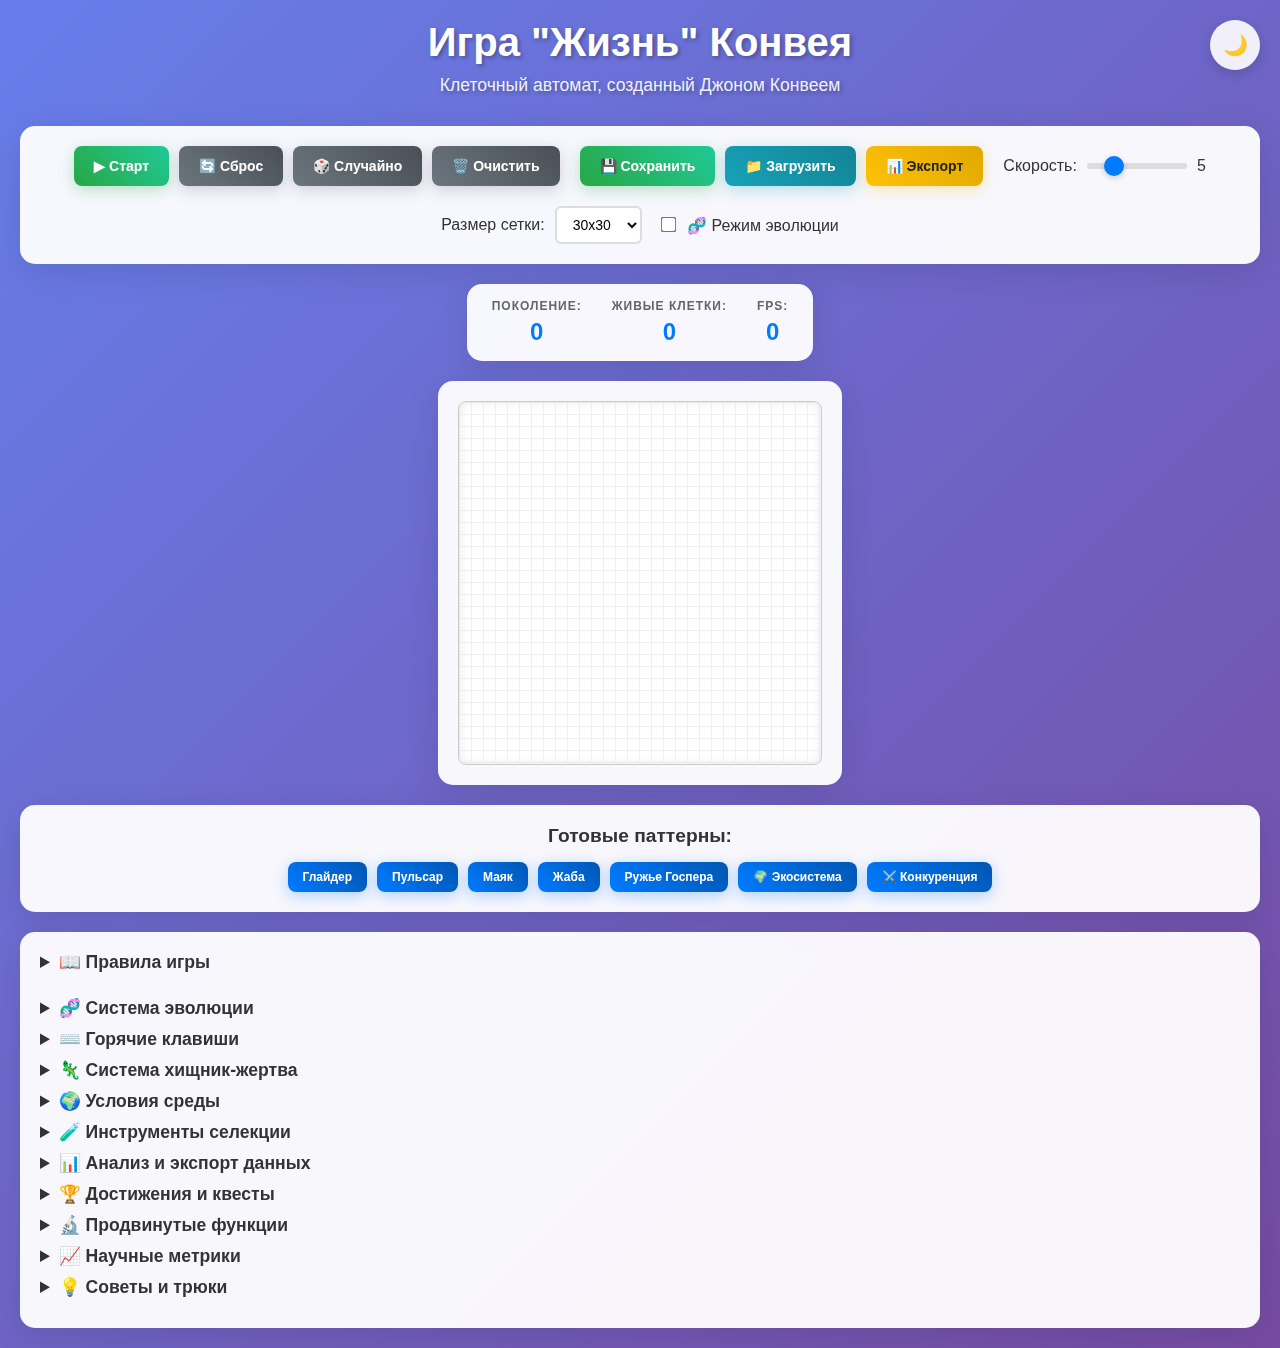
<file: index.html>
<!DOCTYPE html>
<html lang="ru">
<head>
    <meta charset="UTF-8">
    <meta name="viewport" content="width=device-width, initial-scale=1.0">
    <title>Игра "Жизнь" Конвея</title>
    <link rel="stylesheet" href="styles.css">
</head>
<body>
    <div class="container">
        <header>
            <h1>Игра "Жизнь" Конвея</h1>
            <p>Клеточный автомат, созданный Джоном Конвеем</p>
        </header>

        <div class="controls">
            <div class="control-group">
                <button id="playPauseBtn" class="btn btn-primary">▶ Старт</button>
                <button id="resetBtn" class="btn btn-secondary">🔄 Сброс</button>
                <button id="randomBtn" class="btn btn-secondary">🎲 Случайно</button>
                <button id="clearBtn" class="btn btn-secondary">🗑️ Очистить</button>
            </div>

            <div class="control-group">
                <button id="saveBtn" class="btn btn-save">💾 Сохранить</button>
                <button id="loadBtn" class="btn btn-load">📁 Загрузить</button>
                <button id="exportBtn" class="btn btn-export">📊 Экспорт</button>
                <input type="file" id="fileInput" accept=".json" style="display: none;">
            </div>
            
            <div class="control-group">
                <label for="speedSlider">Скорость:</label>
                <input type="range" id="speedSlider" min="1" max="20" value="5" class="slider">
                <span id="speedValue">5</span>
            </div>
            
            <div class="control-group">
                <label for="gridSize">Размер сетки:</label>
                <select id="gridSize" class="select">
                    <option value="20">20x20</option>
                    <option value="30" selected>30x30</option>
                    <option value="40">40x40</option>
                    <option value="50">50x50</option>
                </select>
            </div>

            <div class="control-group">
                <label>
                    <input type="checkbox" id="evolutionMode" class="checkbox">
                    🧬 Режим эволюции
                </label>
            </div>
            
            <div class="control-group evolution-controls" id="evolutionControls" style="display: none;">
                <label for="mutationRate">Мутация (%):</label>
                <input type="range" id="mutationRate" min="0" max="20" value="2" class="slider">
                <span id="mutationValue">2</span>
            </div>

            <div class="control-group evolution-controls" id="environmentControls" style="display: none;">
                <label for="temperature">Температура:</label>
                <input type="range" id="temperature" min="-50" max="50" value="0" class="slider">
                <span id="temperatureValue">0°C</span>
                
                <label for="pressure">Давление:</label>
                <input type="range" id="pressure" min="0" max="100" value="50" class="slider">
                <span id="pressureValue">50</span>
            </div>
            
            <!-- Экологические системы -->
            <div class="control-group evolution-controls" id="ecologyControls" style="display: none;">
                <label>
                    <input type="checkbox" id="predatorMode" class="checkbox"> 🦎 Хищники
                </label>
                <label>
                    <input type="checkbox" id="diseaseMode" class="checkbox"> 🦠 Болезни
                </label>
                <label>
                    <input type="checkbox" id="migrationMode" class="checkbox"> 🦅 Миграция
                </label>
                <label>
                    <input type="checkbox" id="symbiosisMode" class="checkbox"> 🌱 Симбиоз
                </label>
                <label>
                    <input type="checkbox" id="soundEffects" class="checkbox"> 🔊 Звуки
                </label>
            </div>
        </div>


        <div class="game-area">
            <div class="stats">
                <div class="stat-item">
                    <span class="stat-label">Поколение:</span>
                    <span id="generation">0</span>
                </div>
                <div class="stat-item">
                    <span class="stat-label">Живые клетки:</span>
                    <span id="aliveCells">0</span>
                </div>
                <div class="stat-item">
                    <span class="stat-label">FPS:</span>
                    <span id="fps">0</span>
                </div>
                <div class="stat-item evolution-stat" id="evolutionStats" style="display: none;">
                    <span class="stat-label">Ср. приспособленность:</span>
                    <span id="avgFitness">0</span>
                </div>
                <div class="stat-item evolution-stat" id="diversityStats" style="display: none;">
                    <span class="stat-label">Разнообразие:</span>
                    <span id="diversity">0</span>
                </div>
                <div class="stat-item predator-stat" id="predatorStats" style="display: none;">
                    <span class="stat-label">Хищники:</span>
                    <span id="predatorCount">0</span>
                </div>
                <div class="stat-item predator-stat" id="preyStats" style="display: none;">
                    <span class="stat-label">Жертвы:</span>
                    <span id="preyCount">0</span>
                </div>
                
                <!-- Новые статистики -->
                <div class="stat-item evolution-stat" id="achievementStats" style="display: none;">
                    <span class="stat-label">🏅 Достижения:</span>
                    <span id="achievementCount">0/10</span>
                </div>
            </div>
            
            
            <div class="main-content">
                <div class="grid-container">
                    <canvas id="gameGrid"></canvas>
                    <div class="genetics-info" id="geneticsInfo" style="display: none;">
                        <div class="cell-info">
                            <h4>Информация о клетке</h4>
                            <div id="selectedCellDNA"></div>
                            <div class="breeding-controls" id="breedingControls" style="display: none;">
                                <button id="cloneBtn" class="btn btn-breed">🧬 Клон</button>
                                <button id="selectForBreedingBtn" class="btn btn-breed">💕 Выбрать для скрещивания</button>
                                <button id="killCellBtn" class="btn btn-kill">💀 Убить</button>
                                <div id="selectedForBreeding"></div>
                            </div>
                        </div>
                    </div>
                    
                </div>

                <div class="graphs-container" id="graphsContainer" style="display: none;">
                    <div class="graph-panel">
                        <h4>Популяционная динамика</h4>
                        <canvas id="populationChart" width="300" height="150"></canvas>
                    </div>
                    <div class="graph-panel">
                        <h4>Эволюция приспособленности</h4>
                        <canvas id="fitnessChart" width="300" height="150"></canvas>
                    </div>
                    <div class="graph-panel">
                        <h4>Генетическое разнообразие</h4>
                        <canvas id="diversityChart" width="300" height="150"></canvas>
                    </div>
                    <div class="graph-panel">
                        <h4>Распределение генов</h4>
                        <canvas id="genesChart" width="300" height="150"></canvas>
                    </div>
                    <div class="graph-panel predator-graph" id="predatorGraph" style="display: none;">
                        <h4>Хищник-жертва динамика</h4>
                        <canvas id="predatorPreyChart" width="300" height="150"></canvas>
                    </div>
                    <div class="graph-panel">
                        <h4>Условия среды</h4>
                        <canvas id="environmentChart" width="300" height="150"></canvas>
                    </div>
                </div>
            </div>
        </div>

        <div class="patterns">
            <h3>Готовые паттерны:</h3>
            <div class="pattern-buttons">
                <button class="btn btn-pattern" data-pattern="glider">Глайдер</button>
                <button class="btn btn-pattern" data-pattern="pulsar">Пульсар</button>
                <button class="btn btn-pattern" data-pattern="beacon">Маяк</button>
                <button class="btn btn-pattern" data-pattern="toad">Жаба</button>
                <button class="btn btn-pattern" data-pattern="gosper">Ружье Госпера</button>
                <button class="btn btn-pattern" data-pattern="ecosystem">🌍 Экосистема</button>
                <button class="btn btn-pattern" data-pattern="competition">⚔️ Конкуренция</button>
            </div>
        </div>

        <div class="save-load-panel" id="saveLoadPanel" style="display: none;">
            <h3>Управление экспериментами</h3>
            <div class="saved-experiments" id="savedExperiments">
                <p>Нет сохраненных экспериментов</p>
            </div>
        </div>


        <div class="info">
            <details>
                <summary>📖 Правила игры</summary>
                <div class="info-content">
                    <p><strong>Классические правила Игры Жизни:</strong></p>
                    <ul>
                        <li>Любая живая клетка с двумя или тремя живыми соседями выживает</li>
                        <li>Любая мёртвая клетка с тремя живыми соседями становится живой</li>
                        <li>Все остальные живые клетки умирают, все остальные мёртвые клетки остаются мёртвыми</li>
                    </ul>
                    
                    <p><strong>Взаимодействие с сеткой:</strong></p>
                    <ul>
                        <li>Кликните по клетке - создать/убить клетку</li>
                        <li>Наведите мышь - посмотреть информацию о клетке</li>
                        <li>В режиме эволюции клетки окрашиваются по генам</li>
                    </ul>
                </div>
            </details>
            
            <details class="evolution-info">
                <summary>🧬 Система эволюции</summary>
                <div class="evolution-description">
                    <p><strong>ДНК клеток (4 гена):</strong></p>
                    <ul>
                        <li>🟢 <strong>Выживаемость</strong> (0-100%) - способность выживать в неблагоприятных условиях</li>
                        <li>🔵 <strong>Репродукция</strong> (0-100%) - склонность к размножению</li>
                        <li>🟡 <strong>Адаптация</strong> (0-100%) - способность адаптироваться к окружению</li>
                        <li>🔴 <strong>Устойчивость</strong> (0-100%) - сопротивляемость мутациям</li>
                    </ul>
                    
                    <p><strong>Эволюционные механизмы:</strong></p>
                    <ul>
                        <li><strong>Наследование</strong> - потомки получают смешанные гены родителей</li>
                        <li><strong>Мутации</strong> - случайные изменения в ДНК (регулируется слайдером)</li>
                        <li><strong>Селекция</strong> - клетки с лучшей приспособленностью выживают чаще</li>
                        <li><strong>Энергия</strong> - клетки тратят энергию на жизнь, низкая энергия = смерть</li>
                        <li><strong>Возраст</strong> - старые клетки выживают хуже</li>
                    </ul>
                    
                    <p><strong>Цветовое кодирование:</strong></p>
                    <ul>
                        <li>🐛 <strong>Травоядные:</strong> RGB(Выживаемость, Репродукция, Адаптация)</li>
                        <li>🦎 <strong>Хищники:</strong> Красные оттенки по приспособленности</li>
                        <li>Красная полоска справа = низкая энергия</li>
                    </ul>
                </div>
            </details>

            <details class="hotkeys-info">
                <summary>⌨️ Горячие клавиши</summary>
                <div class="hotkeys-content">
                    <div class="hotkeys-grid">
                        <div class="hotkey-group">
                            <h4>Основное управление:</h4>
                            <div class="hotkey-item">
                                <kbd>Space</kbd>
                                <span>Старт/Пауза симуляции</span>
                            </div>
                            <div class="hotkey-item">
                                <kbd>R</kbd>
                                <span>Случайное заполнение</span>
                            </div>
                            <div class="hotkey-item">
                                <kbd>C</kbd>
                                <span>Очистить сетку</span>
                            </div>
                            <div class="hotkey-item">
                                <kbd>E</kbd>
                                <span>Вкл/Выкл режим эволюции</span>
                            </div>
                        </div>
                        
                        <div class="hotkey-group">
                            <h4>Функции:</h4>
                            <div class="hotkey-item">
                                <kbd>Ctrl + S</kbd>
                                <span>Сохранить эксперимент</span>
                            </div>
                            <div class="hotkey-item">
                                <kbd>T</kbd>
                                <span>Переключить тему</span>
                            </div>
                        </div>
                    </div>
                </div>
            </details>

            <details class="predator-info">
                <summary>🦎 Система хищник-жертва</summary>
                <div class="predator-description">
                    <p><strong>Два вида организмов:</strong></p>
                    <ul>
                        <li>🐛 <strong>Травоядные (жертвы):</strong>
                            <ul>
                                <li>Следуют классическим правилам выживания</li>
                                <li>Окрашены по генам RGB</li>
                                <li>Размножаются легче при хороших условиях</li>
                            </ul>
                        </li>
                        <li>🦎 <strong>Хищники:</strong>
                            <ul>
                                <li>Красные с черной рамкой</li>
                                <li>Менее зависимы от количества соседей</li>
                                <li>Охотятся на травоядных для получения энергии</li>
                                <li>Размножаются реже</li>
                            </ul>
                        </li>
                    </ul>
                    
                    <p><strong>Взаимодействия:</strong></p>
                    <ul>
                        <li>Хищники рядом с травоядными получают +30 энергии</li>
                        <li>Размножение хищников снижено на 40%</li>
                        <li>Создается динамика популяций по типу модели Лотки-Вольтерра</li>
                    </ul>
                </div>
            </details>

            <details class="environment-info">
                <summary>🌍 Условия среды</summary>
                <div class="environment-description">
                    <p><strong>Факторы среды:</strong></p>
                    <ul>
                        <li>🌡️ <strong>Температура</strong> (-50°C до +50°C):
                            <ul>
                                <li>Экстремальные значения повышают смертность</li>
                                <li>Увеличивают частоту мутаций</li>
                                <li>Визуальный эффект: красный оттенок (жара), синий (холод)</li>
                            </ul>
                        </li>
                        <li>💨 <strong>Давление</strong> (0-100):
                            <ul>
                                <li>Отклонение от нормы (50) создает стресс</li>
                                <li>Влияет на выживаемость через ген адаптации</li>
                            </ul>
                        </li>
                    </ul>
                    
                    <p><strong>Адаптация:</strong></p>
                    <ul>
                        <li>Клетки с высокой адаптацией лучше переносят изменения</li>
                        <li>Мутации помогают популяции приспособиться к новым условиям</li>
                        <li>График "Условия среды" показывает изменения во времени</li>
                    </ul>
                </div>
            </details>

            <details class="breeding-info">
                <summary>🧪 Инструменты селекции</summary>
                <div class="breeding-description">
                    <p><strong>Ручное управление эволюцией:</strong></p>
                    <ul>
                        <li>🧬 <strong>Клонирование:</strong> Создать точную копию клетки рядом</li>
                        <li>💕 <strong>Скрещивание:</strong> Выбрать 2 клетки для создания потомства</li>
                        <li>💀 <strong>Элиминация:</strong> Принудительно убить выбранную клетку</li>
                    </ul>
                    
                    <p><strong>Как использовать:</strong></p>
                    <ol>
                        <li>Включите режим эволюции</li>
                        <li>Кликните на живую клетку</li>
                        <li>Справа появится панель с ДНК информацией</li>
                        <li>Используйте кнопки для манипуляций</li>
                        <li>Для скрещивания выберите двух родителей подряд</li>
                    </ol>
                    
                    <p><strong>Применение:</strong></p>
                    <ul>
                        <li>Создание супер-организмов</li>
                        <li>Изучение наследования генов</li>
                        <li>Искусственный отбор</li>
                    </ul>
                </div>
            </details>

            <details class="data-info">
                <summary>📊 Анализ и экспорт данных</summary>
                <div class="data-description">
                    <p><strong>Типы графиков:</strong></p>
                    <ul>
                        <li>📈 <strong>Популяционная динамика</strong> - изменение численности</li>
                        <li>⭐ <strong>Эволюция приспособленности</strong> - средняя и максимальная</li>
                        <li>🌈 <strong>Генетическое разнообразие</strong> - разброс генов</li>
                        <li>🧬 <strong>Распределение генов</strong> - средние значения 4 генов</li>
                        <li>🦎 <strong>Хищник-жертва</strong> - динамика двух видов</li>
                        <li>🌍 <strong>Условия среды</strong> - температура и давление</li>
                    </ul>
                    
                    <p><strong>Экспорт данных:</strong></p>
                    <ul>
                        <li><strong>JSON</strong> - полное состояние для восстановления</li>
                        <li><strong>CSV</strong> - табличные данные для Excel/Python</li>
                        <li><strong>PNG</strong> - изображения графиков</li>
                    </ul>
                    
                    <p><strong>Сохранение экспериментов:</strong></p>
                    <ul>
                        <li>Автоматическое сохранение в браузере</li>
                        <li>Галерея экспериментов с превью</li>
                        <li>Быстрое переключение между проектами</li>
                    </ul>
                </div>
            </details>


            <details class="achievements-info">
                <summary>🏆 Достижения и квесты</summary>
                <div class="achievements-description">
                    <p><strong>Система достижений:</strong></p>
                    <ul>
                        <li>🎆 <strong>Первое рождение:</strong> Создана первая клетка</li>
                        <li>🌱 <strong>Процветание:</strong> Популяция достигла 100 клеток</li>
                        <li>🧬 <strong>Эволюционист:</strong> Достигнуто 10-е поколение</li>
                        <li>☠️ <strong>Выживший:</strong> Пережил массовое вымирание</li>
                        <li>✨ <strong>Совершенство:</strong> Создана клетка со 100% приспособленностью</li>
                        <li>🤝 <strong>Мастер симбиоза:</strong> Создал симбиотические отношения</li>
                        <li>🛡️ <strong>Иммунитет:</strong> Выжил после болезни</li>
                        <li>🔫 <strong>Охотник:</strong> Хищник съел 10 жертв</li>
                    </ul>
                    
                    <p><strong>Система квестов:</strong></p>
                    <ul>
                        <li>📊 <strong>Демографический взрыв:</strong> Достичь 200 клеток</li>
                        <li>💫 <strong>Совершенный ген:</strong> Приспособленность 95%</li>
                        <li>🐈 <strong>Повелитель хищников:</strong> 50 убийств</li>
                        <li>🏃 <strong>Эволюционный марафон:</strong> 100 поколений</li>
                        <li>🌈 <strong>Чемпион разнообразия:</strong> Разнообразие 80%</li>
                    </ul>
                    
                    <p><strong>Рейтинговая система:</strong></p>
                    <ul>
                        <li>Очки за достижения и квесты</li>
                        <li>Бонус за поколения и приспособленность</li>
                        <li>Соревнование с другими исследователями</li>
                    </ul>
                </div>
            </details>
            
            
            <details class="advanced-features-info">
                <summary>🔬 Продвинутые функции</summary>
                <div class="advanced-description">
                    <p><strong>Генетическая память:</strong></p>
                    <ul>
                        <li>Клетки запоминают успешные стратегии</li>
                        <li>Наследование опыта предков</li>
                        <li>Применение знаний в критические моменты</li>
                    </ul>
                    
                    <p><strong>Катастрофические события:</strong></p>
                    <ul>
                        <li>🌋 <strong>Мутационные катастрофы:</strong> Массовые мутации</li>
                        <li>☠️ <strong>Массовые вымирания:</strong> Выживают только 20%</li>
                        <li>🌡️ <strong>Климатические сдвиги:</strong> Резкое изменение среды</li>
                    </ul>
                    
                    <p><strong>Научные модели:</strong></p>
                    <ul>
                        <li>🦠 <strong>Система болезней:</strong> Эпидемии, иммунитет, выздоровление</li>
                        <li>🦅 <strong>Миграционные паттерны:</strong> Клетки перемещаются по сетке</li>
                        <li>🌱 <strong>Симбиотические отношения:</strong> Взаимовыгодное сосуществование</li>
                    </ul>
                    
                    <p><strong>Экспорт данных:</strong></p>
                    <ul>
                        <li>📊 <strong>CSV:</strong> Статистика для Excel/анализа</li>
                        <li>🧬 <strong>FASTA:</strong> Генетические последовательности</li>
                        <li>🌳 <strong>Phylip:</strong> Филогенетический анализ</li>
                        <li>📝 <strong>JSON:</strong> Полные данные эксперимента</li>
                    </ul>
                </div>
            </details>
            
            <details class="scientific-metrics-info">
                <summary>📈 Научные метрики</summary>
                <div class="scientific-description">
                    <p><strong>Индексы разнообразия:</strong></p>
                    <ul>
                        <li><strong>Индекс Шеннона (H'):</strong> H' = -Σ(pi × log₂(pi))</li>
                        <li><strong>Индекс Симпсона (D):</strong> D = 1 - Σ(pi²)</li>
                        <li><strong>Выравненность (E):</strong> E = H'/log₂(S)</li>
                        <li><strong>Видовое богатство (S):</strong> Количество видов</li>
                    </ul>
                    
                    <p><strong>Популяционная генетика:</strong></p>
                    <ul>
                        <li>Генетический дрейф в малых популяциях</li>
                        <li>Эффект бутылочного горлышка</li>
                        <li>Дивергентная эволюция</li>
                        <li>Адаптивная радиация</li>
                    </ul>
                    
                    <p><strong>Экологические модели:</strong></p>
                    <ul>
                        <li>Модель Лотки-Вольтерры (хищник-жертва)</li>
                        <li>Конкурентное исключение Гаузе</li>
                        <li>Несущая емкость среды</li>
                        <li>Экологическая ниша</li>
                    </ul>
                    
                    <p><strong>Расчет приспособленности:</strong></p>
                    <ul>
                        <li>Абсолютная приспособленность</li>
                        <li>Относительная приспособленность</li>
                        <li>Коэффициент отбора</li>
                        <li>Наследуемость признаков</li>
                    </ul>
                </div>
            </details>
            
            <details class="tips-info">
                <summary>💡 Советы и трюки</summary>
                <div class="tips-description">
                    <p><strong>Для изучения эволюции:</strong></p>
                    <ul>
                        <li>Начните с малой популяции (10-20 клеток)</li>
                        <li>Включите звуки для отслеживания событий</li>
                        <li>Экспериментируйте с мутациями (2-5% для начала)</li>
                        <li>Используйте экстремальные условия среды для ускорения эволюции</li>
                    </ul>
                    
                    <p><strong>Интересные эксперименты:</strong></p>
                    <ul>
                        <li><strong>"Ледниковый период":</strong> Резко понизьте температуру</li>
                        <li><strong>"Вторжение хищников":</strong> Добавьте хищников в стабильную популяцию</li>
                        <li><strong>"Искусственный отбор":</strong> Вручную отбирайте лучших особей</li>
                        <li><strong>"Изоляция популяций":</strong> Создайте две группы и сравните эволюцию</li>
                    </ul>
                    
                    <p><strong>Производительность:</strong></p>
                    <ul>
                        <li>Большие сетки (50x50) требуют больше ресурсов</li>
                        <li>Высокие скорости могут снизить FPS</li>
                        <li>Отключите звуки при длительных симуляциях</li>
                    </ul>
                    
                    <p><strong>Готовые паттерны:</strong></p>
                    <ul>
                        <li><strong>Глайдер/Пульсар:</strong> Классические паттерны Конвея</li>
                        <li><strong>🌍 Экосистема:</strong> Смешанная популяция для эволюции</li>
                        <li><strong>⚔️ Конкуренция:</strong> Две группы + хищники посередине</li>
                    </ul>
                </div>
            </details>
        </div>
    </div>

    <script src="gameOfLife.js"></script>
</body>
</html>
</file>
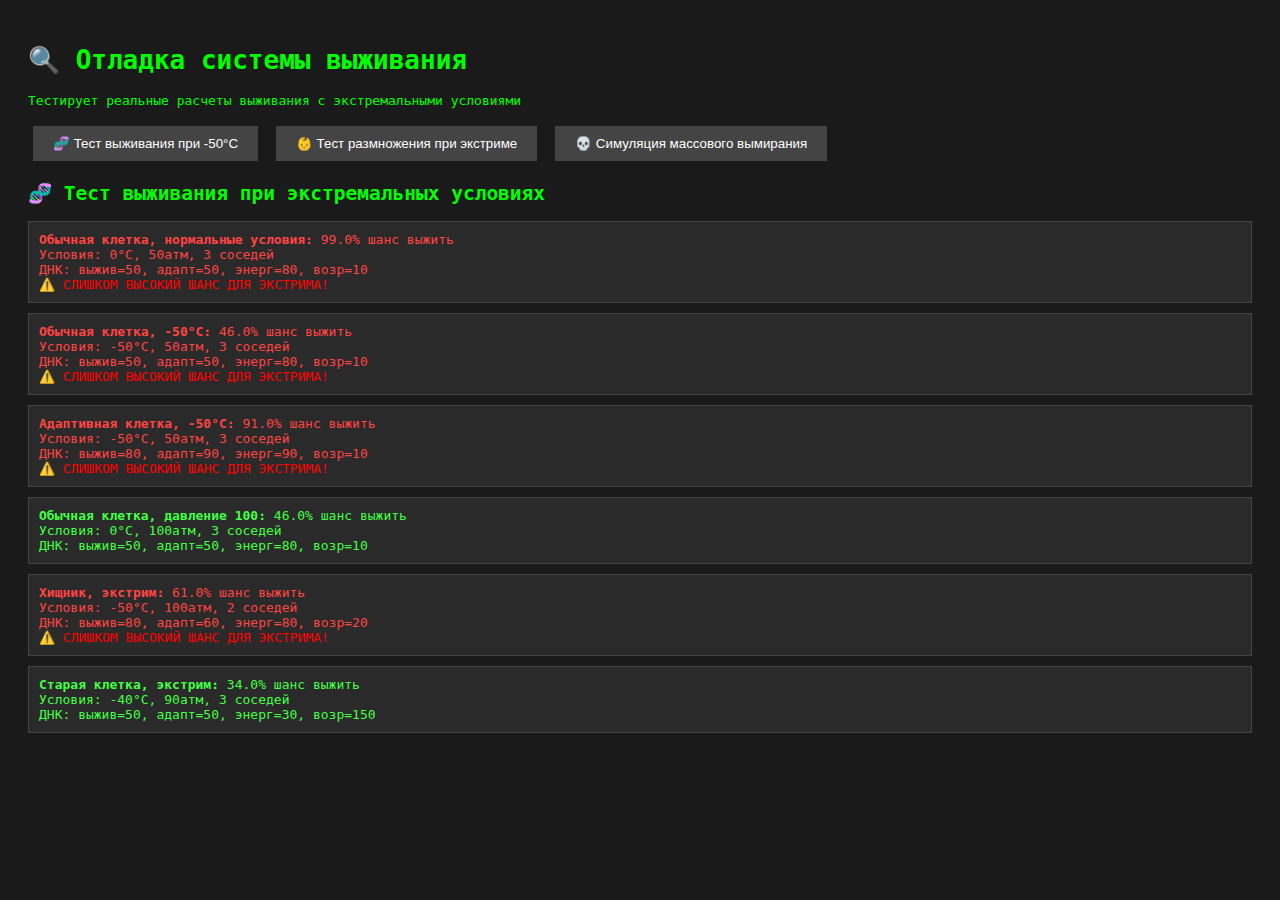
<file: debug_survival.html>
<!DOCTYPE html>
<html lang="ru">
<head>
    <meta charset="UTF-8">
    <meta name="viewport" content="width=device-width, initial-scale=1.0">
    <title>Отладка выживания - Evolution Game of Life</title>
    <style>
        body {
            font-family: monospace;
            background: #1a1a1a;
            color: #00ff00;
            padding: 20px;
        }
        .test-result {
            margin: 10px 0;
            padding: 10px;
            border: 1px solid #444;
            background: #2a2a2a;
        }
        .critical { color: #ff4444; }
        .warning { color: #ffaa00; }
        .ok { color: #44ff44; }
        button {
            background: #444;
            color: #fff;
            border: none;
            padding: 10px 20px;
            margin: 5px;
            cursor: pointer;
        }
        button:hover { background: #666; }
    </style>
</head>
<body>
    <h1>🔍 Отладка системы выживания</h1>
    <p>Тестирует реальные расчеты выживания с экстремальными условиями</p>
    
    <button onclick="testSurvival()">🧬 Тест выживания при -50°C</button>
    <button onclick="testReproduction()">👶 Тест размножения при экстриме</button>
    <button onclick="simulateMassExtinction()">💀 Симуляция массового вымирания</button>
    
    <div id="results"></div>

    <script>
        // Копируем точные функции из игры
        function calculateSurvivalChance(dna, neighborCount, temperature, pressure) {
            let baseChance = 0;
            
            if (dna.species === 'predator') {
                baseChance = neighborCount <= 1 ? 0.7 : neighborCount <= 3 ? 0.9 : 0.6;
            } else {
                if (neighborCount === 2 || neighborCount === 3) {
                    baseChance = 0.8;
                } else if (neighborCount === 1 || neighborCount === 4) {
                    baseChance = 0.3;
                } else {
                    baseChance = 0.05;
                }
            }

            const survivalBonus = dna.survival / 100 * 0.5;
            const adaptationBonus = dna.adaptation / 100 * 0.3;
            const energyPenalty = (100 - dna.energy) / 100 * 0.2;
            const agePenalty = Math.min(dna.age / 100, 0.3);
            
            // НОВАЯ логика с экстремальными условиями
            const tempStress = Math.abs(temperature) / 50;
            const pressureStress = Math.abs(pressure - 50) / 50;
            
            let envPenalty = 0;
            if (tempStress > 0.8 || pressureStress > 0.8) {
                // При экстремальных условиях штраф 70-90%
                envPenalty = 0.7 + (tempStress + pressureStress) * 0.1;
            } else {
                // При умеренных условиях обычный штраф
                envPenalty = tempStress * 0.4 + pressureStress * 0.3;
            }
            
            // Адаптация снижает воздействие среды, но не полностью
            const adaptationResistance = (dna.adaptation / 100) * 0.5;
            const finalEnvPenalty = envPenalty * (1 - adaptationResistance);
            
            return Math.max(0.01, Math.min(0.99, baseChance + survivalBonus + adaptationBonus - energyPenalty - agePenalty - finalEnvPenalty));
        }
        
        function calculateReproductionChance(avgReproduction, avgEnergy, temperature, pressure) {
            let baseChance = 0.7; // 3 соседа
            const reproductionBonus = avgReproduction / 100;
            const energyBonus = avgEnergy / 100 * 0.3;
            
            // НОВАЯ логика размножения
            const tempStress = Math.abs(temperature) / 50;
            const pressureStress = Math.abs(pressure - 50) / 50;
            
            let environmentalFactor;
            if (tempStress > 0.8 || pressureStress > 0.8) {
                environmentalFactor = 0.05; // только 5% шанс размножения при экстреме
            } else {
                environmentalFactor = 1 - (tempStress * 0.6 + pressureStress * 0.5);
            }
            
            return Math.max(0.01, Math.min(0.9, baseChance * reproductionBonus * energyBonus * environmentalFactor));
        }
        
        function testSurvival() {
            const results = document.getElementById('results');
            results.innerHTML = '<h2>🧬 Тест выживания при экстремальных условиях</h2>';
            
            const testCases = [
                { name: 'Обычная клетка, нормальные условия', dna: {species: 'prey', survival: 50, adaptation: 50, energy: 80, age: 10}, neighbors: 3, temp: 0, pressure: 50 },
                { name: 'Обычная клетка, -50°C', dna: {species: 'prey', survival: 50, adaptation: 50, energy: 80, age: 10}, neighbors: 3, temp: -50, pressure: 50 },
                { name: 'Адаптивная клетка, -50°C', dna: {species: 'prey', survival: 80, adaptation: 90, energy: 90, age: 10}, neighbors: 3, temp: -50, pressure: 50 },
                { name: 'Обычная клетка, давление 100', dna: {species: 'prey', survival: 50, adaptation: 50, energy: 80, age: 10}, neighbors: 3, temp: 0, pressure: 100 },
                { name: 'Хищник, экстрим', dna: {species: 'predator', survival: 80, adaptation: 60, energy: 80, age: 20}, neighbors: 2, temp: -50, pressure: 100 },
                { name: 'Старая клетка, экстрим', dna: {species: 'prey', survival: 50, adaptation: 50, energy: 30, age: 150}, neighbors: 3, temp: -40, pressure: 90 }
            ];
            
            testCases.forEach(test => {
                const chance = calculateSurvivalChance(test.dna, test.neighbors, test.temp, test.pressure);
                const percent = (chance * 100).toFixed(1);
                
                let className = 'ok';
                if (chance > 0.5) className = 'warning';
                if (chance > 0.8) className = 'critical';
                if (test.temp === -50 && chance > 0.2) className = 'critical';
                
                results.innerHTML += `
                    <div class="test-result ${className}">
                        <strong>${test.name}:</strong> ${percent}% шанс выжить<br>
                        Условия: ${test.temp}°C, ${test.pressure}атм, ${test.neighbors} соседей<br>
                        ДНК: выжив=${test.dna.survival}, адапт=${test.dna.adaptation}, энерг=${test.dna.energy}, возр=${test.dna.age}
                        ${className === 'critical' ? '<br><span style="color:red;">⚠️ СЛИШКОМ ВЫСОКИЙ ШАНС ДЛЯ ЭКСТРИМА!</span>' : ''}
                    </div>
                `;
            });
        }
        
        function testReproduction() {
            const results = document.getElementById('results');
            results.innerHTML = '<h2>👶 Тест размножения при экстремальных условиях</h2>';
            
            const testCases = [
                { name: 'Нормальные условия', avgReproduction: 60, avgEnergy: 80, temp: 0, pressure: 50 },
                { name: 'Температура -50°C', avgReproduction: 60, avgEnergy: 80, temp: -50, pressure: 50 },
                { name: 'Давление 100', avgReproduction: 60, avgEnergy: 80, temp: 0, pressure: 100 },
                { name: 'Двойной экстрим', avgReproduction: 80, avgEnergy: 90, temp: -50, pressure: 100 },
                { name: 'Умеренный холод', avgReproduction: 70, avgEnergy: 80, temp: -30, pressure: 50 }
            ];
            
            testCases.forEach(test => {
                const chance = calculateReproductionChance(test.avgReproduction, test.avgEnergy, test.temp, test.pressure);
                const percent = (chance * 100).toFixed(1);
                
                let className = 'ok';
                if (chance > 0.3) className = 'warning';
                if (chance > 0.5) className = 'critical';
                if ((test.temp === -50 || test.pressure === 100) && chance > 0.1) className = 'critical';
                
                results.innerHTML += `
                    <div class="test-result ${className}">
                        <strong>${test.name}:</strong> ${percent}% шанс размножения<br>
                        Условия: ${test.temp}°C, ${test.pressure}атм<br>
                        Средние значения: размн=${test.avgReproduction}, энерг=${test.avgEnergy}
                        ${className === 'critical' ? '<br><span style="color:red;">⚠️ РАЗМНОЖЕНИЕ ДОЛЖНО БЫТЬ ЗАБЛОКИРОВАНО!</span>' : ''}
                    </div>
                `;
            });
        }
        
        function simulateMassExtinction() {
            const results = document.getElementById('results');
            results.innerHTML = '<h2>💀 Симуляция массового вымирания (1000 клеток)</h2>';
            
            const population = [];
            for (let i = 0; i < 1000; i++) {
                population.push({
                    species: Math.random() < 0.15 ? 'predator' : 'prey',
                    survival: 30 + Math.random() * 40, // 30-70
                    adaptation: 20 + Math.random() * 60, // 20-80
                    energy: 60 + Math.random() * 40, // 60-100
                    age: Math.random() * 50 // 0-50
                });
            }
            
            const conditions = [
                { name: 'Нормальные условия', temp: 0, pressure: 50 },
                { name: 'Арктический холод (-50°C)', temp: -50, pressure: 50 },
                { name: 'Максимальное давление (100)', temp: 0, pressure: 100 },
                { name: 'Адский экстрим (-50°C, 100атм)', temp: -50, pressure: 100 }
            ];
            
            conditions.forEach(condition => {
                let survivors = 0;
                let canReproduce = 0;
                
                population.forEach(cell => {
                    const survivalChance = calculateSurvivalChance(cell, 3, condition.temp, condition.pressure);
                    const reproductionChance = calculateReproductionChance(cell.survival || 50, cell.energy, condition.temp, condition.pressure);
                    
                    if (Math.random() < survivalChance) {
                        survivors++;
                        if (Math.random() < reproductionChance) {
                            canReproduce++;
                        }
                    }
                });
                
                const survivalRate = (survivors / 1000 * 100).toFixed(1);
                const reproductionRate = (canReproduce / 1000 * 100).toFixed(1);
                
                let className = 'ok';
                if (condition.temp === -50 || condition.pressure === 100) {
                    if (survivors > 200) className = 'critical'; // Больше 20% при экстриме - плохо
                    else if (survivors > 100) className = 'warning'; // Больше 10% - подозрительно
                }
                
                results.innerHTML += `
                    <div class="test-result ${className}">
                        <strong>${condition.name}:</strong><br>
                        Выжило: ${survivors}/1000 (${survivalRate}%)<br>
                        Размножилось: ${canReproduce}/1000 (${reproductionRate}%)<br>
                        ${className === 'critical' ? '<span style="color:red;">⚠️ СЛИШКОМ МНОГО ВЫЖИВШИХ ДЛЯ ЭКСТРИМА!</span>' : ''}
                        ${className === 'ok' && survivors < 50 ? '<span style="color:green;">✅ ЭФФЕКТИВНОЕ ВЫМИРАНИЕ</span>' : ''}
                    </div>
                `;
            });
        }
        
        // Запускаем тест при загрузке
        testSurvival();
    </script>
</body>
</html>
</file>
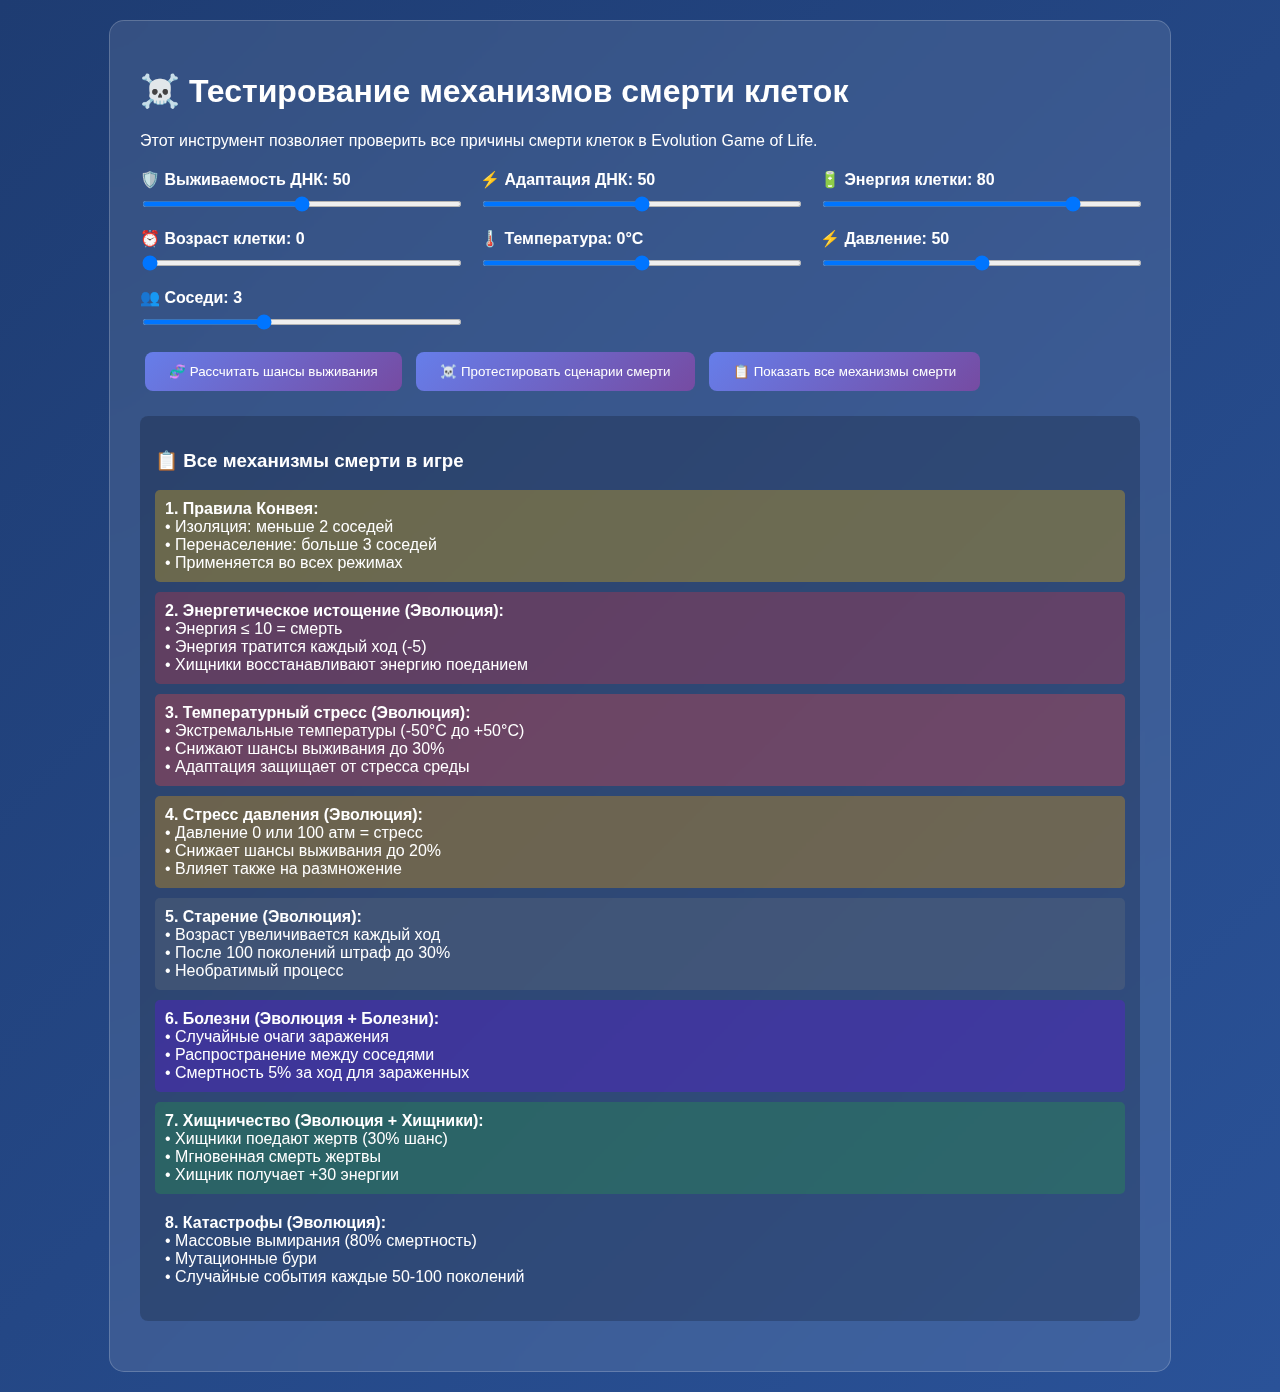
<file: test_death_mechanics.html>
<!DOCTYPE html>
<html lang="ru">
<head>
    <meta charset="UTF-8">
    <meta name="viewport" content="width=device-width, initial-scale=1.0">
    <title>Тест механизмов смерти - Evolution Game of Life</title>
    <style>
        body {
            font-family: -apple-system, BlinkMacSystemFont, 'Segoe UI', Roboto, sans-serif;
            background: linear-gradient(135deg, #1e3c72 0%, #2a5298 100%);
            color: white;
            margin: 0;
            padding: 20px;
        }
        .test-container {
            max-width: 1000px;
            margin: 0 auto;
            background: rgba(255,255,255,0.1);
            backdrop-filter: blur(10px);
            border-radius: 15px;
            padding: 30px;
            border: 1px solid rgba(255,255,255,0.2);
        }
        .test-scenario {
            margin: 20px 0;
            padding: 20px;
            border-radius: 8px;
            background: rgba(0,0,0,0.3);
            border-left: 4px solid #667eea;
        }
        .test-controls {
            display: grid;
            grid-template-columns: repeat(auto-fit, minmax(250px, 1fr));
            gap: 20px;
            margin: 20px 0;
        }
        .control-group {
            display: flex;
            flex-direction: column;
            gap: 10px;
        }
        .control-group label {
            font-weight: 600;
        }
        input[type="range"] {
            width: 100%;
            height: 6px;
            border-radius: 3px;
            background: rgba(255,255,255,0.2);
            outline: none;
        }
        button {
            background: linear-gradient(135deg, #667eea 0%, #764ba2 100%);
            border: none;
            color: white;
            padding: 12px 24px;
            border-radius: 8px;
            cursor: pointer;
            margin: 5px;
            transition: all 0.3s ease;
        }
        button:hover {
            transform: translateY(-2px);
            box-shadow: 0 5px 15px rgba(0,0,0,0.3);
        }
        .results {
            margin: 20px 0;
            padding: 15px;
            background: rgba(0,0,0,0.2);
            border-radius: 8px;
        }
        .death-cause {
            margin: 10px 0;
            padding: 10px;
            border-radius: 5px;
        }
        .temperature-death { background: rgba(255, 68, 68, 0.3); }
        .pressure-death { background: rgba(255, 170, 0, 0.3); }
        .energy-death { background: rgba(220, 53, 69, 0.3); }
        .age-death { background: rgba(108, 117, 125, 0.3); }
        .disease-death { background: rgba(102, 16, 242, 0.3); }
        .predator-death { background: rgba(40, 167, 69, 0.3); }
        .conway-death { background: rgba(255, 193, 7, 0.3); }
    </style>
</head>
<body>
    <div class="test-container">
        <h1>☠️ Тестирование механизмов смерти клеток</h1>
        <p>Этот инструмент позволяет проверить все причины смерти клеток в Evolution Game of Life.</p>
        
        <div class="test-controls">
            <div class="control-group">
                <label for="testSurvival">🛡️ Выживаемость ДНК: <span id="survivalValue">50</span></label>
                <input type="range" id="testSurvival" min="0" max="100" value="50">
            </div>
            <div class="control-group">
                <label for="testAdaptation">⚡ Адаптация ДНК: <span id="adaptationValue">50</span></label>
                <input type="range" id="testAdaptation" min="0" max="100" value="50">
            </div>
            <div class="control-group">
                <label for="testEnergy">🔋 Энергия клетки: <span id="energyValue">80</span></label>
                <input type="range" id="testEnergy" min="0" max="100" value="80">
            </div>
            <div class="control-group">
                <label for="testAge">⏰ Возраст клетки: <span id="ageValue">0</span></label>
                <input type="range" id="testAge" min="0" max="200" value="0">
            </div>
            <div class="control-group">
                <label for="testTemp">🌡️ Температура: <span id="tempValue">0°C</span></label>
                <input type="range" id="testTemp" min="-50" max="50" value="0">
            </div>
            <div class="control-group">
                <label for="testPressure">⚡ Давление: <span id="pressureValue">50</span></label>
                <input type="range" id="testPressure" min="0" max="100" value="50">
            </div>
            <div class="control-group">
                <label for="testNeighbors">👥 Соседи: <span id="neighborsValue">3</span></label>
                <input type="range" id="testNeighbors" min="0" max="8" value="3">
            </div>
        </div>
        
        <button onclick="testSurvivalChances()">🧬 Рассчитать шансы выживания</button>
        <button onclick="runDeathScenarios()">☠️ Протестировать сценарии смерти</button>
        <button onclick="showDeathMechanisms()">📋 Показать все механизмы смерти</button>
        
        <div id="results" class="results"></div>
    </div>

    <script>
        // Обновление значений слайдеров
        document.getElementById('testSurvival').addEventListener('input', function(e) {
            document.getElementById('survivalValue').textContent = e.target.value;
        });
        document.getElementById('testAdaptation').addEventListener('input', function(e) {
            document.getElementById('adaptationValue').textContent = e.target.value;
        });
        document.getElementById('testEnergy').addEventListener('input', function(e) {
            document.getElementById('energyValue').textContent = e.target.value;
        });
        document.getElementById('testAge').addEventListener('input', function(e) {
            document.getElementById('ageValue').textContent = e.target.value;
        });
        document.getElementById('testTemp').addEventListener('input', function(e) {
            document.getElementById('tempValue').textContent = e.target.value + '°C';
        });
        document.getElementById('testPressure').addEventListener('input', function(e) {
            document.getElementById('pressureValue').textContent = e.target.value;
        });
        document.getElementById('testNeighbors').addEventListener('input', function(e) {
            document.getElementById('neighborsValue').textContent = e.target.value;
        });
        
        // Имитация тех же функций что в игре
        function calculateSurvivalChance(survival, adaptation, energy, age, neighbors, temperature, pressure, species = 'prey') {
            let baseChance = 0;
            
            if (species === 'predator') {
                baseChance = neighbors <= 1 ? 0.7 : neighbors <= 3 ? 0.9 : 0.6;
            } else {
                if (neighbors === 2 || neighbors === 3) {
                    baseChance = 0.8;
                } else if (neighbors === 1 || neighbors === 4) {
                    baseChance = 0.3;
                } else {
                    baseChance = 0.05;
                }
            }

            const survivalBonus = survival / 100 * 0.5;
            const adaptationBonus = adaptation / 100 * 0.3;
            const energyPenalty = (100 - energy) / 100 * 0.2;
            const agePenalty = Math.min(age / 100, 0.3);
            
            // Влияние среды
            const tempStress = Math.abs(temperature) / 50;
            const pressureStress = Math.abs(pressure - 50) / 50;
            const envPenalty = (tempStress * 0.3 + pressureStress * 0.2);
            
            // Адаптация снижает воздействие среды
            const adaptationResistance = (adaptation / 100) * 0.7;
            const finalEnvPenalty = envPenalty * (1 - adaptationResistance);
            
            return Math.max(0.01, Math.min(0.99, baseChance + survivalBonus + adaptationBonus - energyPenalty - agePenalty - finalEnvPenalty));
        }
        
        function testSurvivalChances() {
            const survival = parseInt(document.getElementById('testSurvival').value);
            const adaptation = parseInt(document.getElementById('testAdaptation').value);
            const energy = parseInt(document.getElementById('testEnergy').value);
            const age = parseInt(document.getElementById('testAge').value);
            const temperature = parseInt(document.getElementById('testTemp').value);
            const pressure = parseInt(document.getElementById('testPressure').value);
            const neighbors = parseInt(document.getElementById('testNeighbors').value);
            
            const results = document.getElementById('results');
            
            // Тестируем обычную клетку
            const preyChance = calculateSurvivalChance(survival, adaptation, energy, age, neighbors, temperature, pressure, 'prey');
            
            // Тестируем хищника
            const predatorChance = calculateSurvivalChance(survival, adaptation, energy, age, neighbors, temperature, pressure, 'predator');
            
            const preyPercent = (preyChance * 100).toFixed(1);
            const predatorPercent = (predatorChance * 100).toFixed(1);
            
            // Анализируем причины смерти
            let deathCauses = [];
            
            if (energy <= 10) deathCauses.push('🔋 Недостаток энергии');
            if (Math.abs(temperature) > 30) deathCauses.push('🌡️ Экстремальная температура');
            if (Math.abs(pressure - 50) > 30) deathCauses.push('⚡ Экстремальное давление');
            if (age > 150) deathCauses.push('⏰ Старость');
            if (neighbors < 2 || neighbors > 3) deathCauses.push('👥 Неблагоприятное окружение (правила Конвея)');
            
            results.innerHTML = `
                <h3>🧮 Результаты расчета выживания</h3>
                <div class="death-cause conway-death">
                    <strong>🐛 Обычная клетка (жертва):</strong> ${preyPercent}% шанс выжить
                </div>
                <div class="death-cause predator-death">
                    <strong>🦎 Хищная клетка:</strong> ${predatorPercent}% шанс выжить
                </div>
                <div class="death-cause">
                    <strong>⚠️ Факторы риска:</strong><br>
                    ${deathCauses.length > 0 ? deathCauses.join('<br>') : 'Благоприятные условия'}
                </div>
            `;
        }
        
        function runDeathScenarios() {
            const results = document.getElementById('results');
            
            const scenarios = [
                {
                    name: 'Замерзание',
                    params: [50, 50, 80, 20, 3, -50, 50],
                    class: 'temperature-death'
                },
                {
                    name: 'Перегрев', 
                    params: [50, 50, 80, 20, 3, 50, 50],
                    class: 'temperature-death'
                },
                {
                    name: 'Высокое давление',
                    params: [50, 50, 80, 20, 3, 0, 100],
                    class: 'pressure-death'
                },
                {
                    name: 'Вакуум',
                    params: [50, 50, 80, 20, 3, 0, 0],
                    class: 'pressure-death'
                },
                {
                    name: 'Истощение энергии',
                    params: [50, 50, 5, 20, 3, 0, 50],
                    class: 'energy-death'
                },
                {
                    name: 'Старость',
                    params: [50, 50, 80, 200, 3, 0, 50],
                    class: 'age-death'
                },
                {
                    name: 'Изоляция',
                    params: [50, 50, 80, 20, 0, 0, 50],
                    class: 'conway-death'
                },
                {
                    name: 'Перенаселение',
                    params: [50, 50, 80, 20, 8, 0, 50],
                    class: 'conway-death'
                },
                {
                    name: 'Адаптивная клетка в экстриме',
                    params: [80, 90, 90, 50, 3, -40, 90],
                    class: 'temperature-death'
                }
            ];
            
            results.innerHTML = '<h3>☠️ Сценарии смерти</h3>';
            
            scenarios.forEach(scenario => {
                const [survival, adaptation, energy, age, neighbors, temperature, pressure] = scenario.params;
                const chance = calculateSurvivalChance(survival, adaptation, energy, age, neighbors, temperature, pressure);
                const percent = (chance * 100).toFixed(1);
                const deathChance = (100 - percent).toFixed(1);
                
                let severity = 'success';
                if (chance < 0.3) severity = 'error';
                else if (chance < 0.6) severity = 'warning';
                
                results.innerHTML += `
                    <div class="death-cause ${scenario.class}">
                        <strong>${scenario.name}:</strong><br>
                        Выживание: ${percent}% | Смерть: ${deathChance}%<br>
                        <small>Параметры: выжив=${survival}, адапт=${adaptation}, энерг=${energy}, возр=${age}, соседи=${neighbors}, темп=${temperature}°C, давл=${pressure}</small>
                    </div>
                `;
            });
        }
        
        function showDeathMechanisms() {
            const results = document.getElementById('results');
            
            results.innerHTML = `
                <h3>📋 Все механизмы смерти в игре</h3>
                <div class="death-cause conway-death">
                    <strong>1. Правила Конвея:</strong><br>
                    • Изоляция: меньше 2 соседей<br>
                    • Перенаселение: больше 3 соседей<br>
                    • Применяется во всех режимах
                </div>
                <div class="death-cause energy-death">
                    <strong>2. Энергетическое истощение (Эволюция):</strong><br>
                    • Энергия ≤ 10 = смерть<br>
                    • Энергия тратится каждый ход (-5)<br>
                    • Хищники восстанавливают энергию поеданием
                </div>
                <div class="death-cause temperature-death">
                    <strong>3. Температурный стресс (Эволюция):</strong><br>
                    • Экстремальные температуры (-50°C до +50°C)<br>
                    • Снижают шансы выживания до 30%<br>
                    • Адаптация защищает от стресса среды
                </div>
                <div class="death-cause pressure-death">
                    <strong>4. Стресс давления (Эволюция):</strong><br>
                    • Давление 0 или 100 атм = стресс<br>
                    • Снижает шансы выживания до 20%<br>
                    • Влияет также на размножение
                </div>
                <div class="death-cause age-death">
                    <strong>5. Старение (Эволюция):</strong><br>
                    • Возраст увеличивается каждый ход<br>
                    • После 100 поколений штраф до 30%<br>
                    • Необратимый процесс
                </div>
                <div class="death-cause disease-death">
                    <strong>6. Болезни (Эволюция + Болезни):</strong><br>
                    • Случайные очаги заражения<br>
                    • Распространение между соседями<br>
                    • Смертность 5% за ход для зараженных
                </div>
                <div class="death-cause predator-death">
                    <strong>7. Хищничество (Эволюция + Хищники):</strong><br>
                    • Хищники поедают жертв (30% шанс)<br>
                    • Мгновенная смерть жертвы<br>
                    • Хищник получает +30 энергии
                </div>
                <div class="death-cause">
                    <strong>8. Катастрофы (Эволюция):</strong><br>
                    • Массовые вымирания (80% смертность)<br>
                    • Мутационные бури<br>
                    • Случайные события каждые 50-100 поколений
                </div>
            `;
        }
        
        // Показываем механизмы смерти при загрузке
        showDeathMechanisms();
    </script>
</body>
</html>
</file>
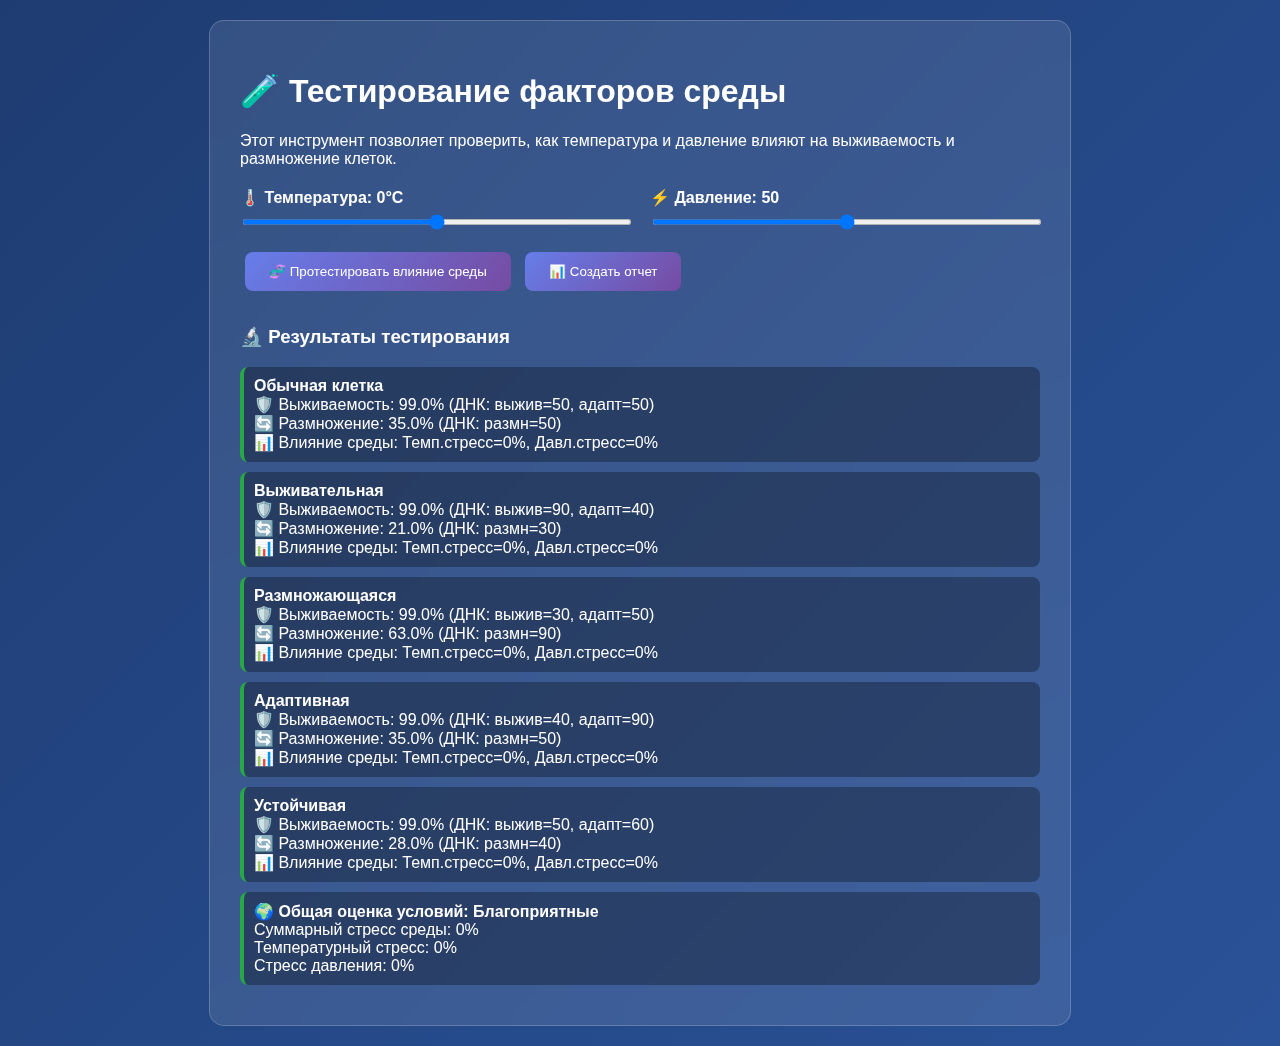
<file: test_environment.html>
<!DOCTYPE html>
<html lang="ru">
<head>
    <meta charset="UTF-8">
    <meta name="viewport" content="width=device-width, initial-scale=1.0">
    <title>Тест факторов среды - Evolution Game of Life</title>
    <style>
        body {
            font-family: -apple-system, BlinkMacSystemFont, 'Segoe UI', Roboto, sans-serif;
            background: linear-gradient(135deg, #1e3c72 0%, #2a5298 100%);
            color: white;
            margin: 0;
            padding: 20px;
        }
        .test-container {
            max-width: 800px;
            margin: 0 auto;
            background: rgba(255,255,255,0.1);
            backdrop-filter: blur(10px);
            border-radius: 15px;
            padding: 30px;
            border: 1px solid rgba(255,255,255,0.2);
        }
        .test-result {
            margin: 10px 0;
            padding: 10px;
            border-radius: 8px;
            background: rgba(0,0,0,0.3);
        }
        .success { border-left: 4px solid #28a745; }
        .warning { border-left: 4px solid #ffc107; }
        .error { border-left: 4px solid #dc3545; }
        button {
            background: linear-gradient(135deg, #667eea 0%, #764ba2 100%);
            border: none;
            color: white;
            padding: 12px 24px;
            border-radius: 8px;
            cursor: pointer;
            margin: 5px;
            transition: all 0.3s ease;
        }
        button:hover {
            transform: translateY(-2px);
            box-shadow: 0 5px 15px rgba(0,0,0,0.3);
        }
        .controls {
            display: grid;
            grid-template-columns: repeat(auto-fit, minmax(200px, 1fr));
            gap: 20px;
            margin: 20px 0;
        }
        .slider-group {
            display: flex;
            flex-direction: column;
            gap: 10px;
        }
        .slider-group label {
            font-weight: 600;
        }
        input[type="range"] {
            width: 100%;
            height: 6px;
            border-radius: 3px;
            background: rgba(255,255,255,0.2);
            outline: none;
        }
        .results {
            margin-top: 30px;
        }
    </style>
</head>
<body>
    <div class="test-container">
        <h1>🧪 Тестирование факторов среды</h1>
        <p>Этот инструмент позволяет проверить, как температура и давление влияют на выживаемость и размножение клеток.</p>
        
        <div class="controls">
            <div class="slider-group">
                <label for="testTemp">🌡️ Температура: <span id="tempValue">0°C</span></label>
                <input type="range" id="testTemp" min="-50" max="50" value="0">
            </div>
            <div class="slider-group">
                <label for="testPressure">⚡ Давление: <span id="pressureValue">50</span></label>
                <input type="range" id="testPressure" min="0" max="100" value="50">
            </div>
        </div>
        
        <button onclick="runEnvironmentTest()">🧬 Протестировать влияние среды</button>
        <button onclick="generateTestReport()">📊 Создать отчет</button>
        
        <div id="results" class="results"></div>
    </div>

    <script>
        // Имитация ДНК класса для тестирования
        class TestDNA {
            constructor(survival = 50, reproduction = 50, adaptation = 50, resistance = 50) {
                this.survival = survival;
                this.reproduction = reproduction;
                this.adaptation = adaptation;
                this.resistance = resistance;
                this.energy = 80;
                this.age = 0;
                this.species = 'normal';
            }
        }
        
        // Обновление значений слайдеров
        document.getElementById('testTemp').addEventListener('input', function(e) {
            document.getElementById('tempValue').textContent = e.target.value + '°C';
        });
        
        document.getElementById('testPressure').addEventListener('input', function(e) {
            document.getElementById('pressureValue').textContent = e.target.value;
        });
        
        function calculateTestSurvival(dna, neighborCount, temperature, pressure) {
            let baseChance = neighborCount === 2 || neighborCount === 3 ? 0.8 : 0.05;
            
            const survivalBonus = dna.survival / 100 * 0.5;
            const adaptationBonus = dna.adaptation / 100 * 0.3;
            const energyPenalty = (100 - dna.energy) / 100 * 0.2;
            const agePenalty = Math.min(dna.age / 100, 0.3);
            
            // Влияние среды
            const tempStress = Math.abs(temperature) / 50;
            const pressureStress = Math.abs(pressure - 50) / 50;
            const envPenalty = (tempStress * 0.3 + pressureStress * 0.2);
            
            // Адаптация снижает воздействие среды
            const adaptationResistance = (dna.adaptation / 100) * 0.7;
            const finalEnvPenalty = envPenalty * (1 - adaptationResistance);
            
            return Math.max(0.01, Math.min(0.99, baseChance + survivalBonus + adaptationBonus - energyPenalty - agePenalty - finalEnvPenalty));
        }
        
        function calculateTestReproduction(temperature, pressure, reproductionGene) {
            let baseChance = 0.7; // 3 соседа
            const reproductionBonus = reproductionGene / 100;
            
            // Влияние среды на размножение
            const tempStress = Math.abs(temperature) / 50;
            const pressureStress = Math.abs(pressure - 50) / 50;
            const environmentalFactor = 1 - (tempStress * 0.4 + pressureStress * 0.3);
            
            return Math.max(0.01, Math.min(0.9, baseChance * reproductionBonus * environmentalFactor));
        }
        
        function runEnvironmentTest() {
            const temperature = parseInt(document.getElementById('testTemp').value);
            const pressure = parseInt(document.getElementById('testPressure').value);
            const results = document.getElementById('results');
            
            results.innerHTML = '<h3>🔬 Результаты тестирования</h3>';
            
            // Тестируем разные типы ДНК
            const testCases = [
                { name: 'Обычная клетка', dna: new TestDNA(50, 50, 50, 50) },
                { name: 'Выживательная', dna: new TestDNA(90, 30, 40, 60) },
                { name: 'Размножающаяся', dna: new TestDNA(30, 90, 50, 40) },
                { name: 'Адаптивная', dna: new TestDNA(40, 50, 90, 50) },
                { name: 'Устойчивая', dna: new TestDNA(50, 40, 60, 90) }
            ];
            
            testCases.forEach(testCase => {
                const survival = calculateTestSurvival(testCase.dna, 3, temperature, pressure);
                const reproduction = calculateTestReproduction(temperature, pressure, testCase.dna.reproduction);
                
                const survivalPercent = (survival * 100).toFixed(1);
                const reproductionPercent = (reproduction * 100).toFixed(1);
                
                let survivalClass = 'success';
                if (survival < 0.3) survivalClass = 'error';
                else if (survival < 0.6) survivalClass = 'warning';
                
                let reproductionClass = 'success';
                if (reproduction < 0.2) reproductionClass = 'error';
                else if (reproduction < 0.4) reproductionClass = 'warning';
                
                results.innerHTML += `
                    <div class="test-result ${survivalClass}">
                        <strong>${testCase.name}</strong><br>
                        🛡️ Выживаемость: ${survivalPercent}% 
                        (ДНК: выжив=${testCase.dna.survival}, адапт=${testCase.dna.adaptation})<br>
                        🔄 Размножение: ${reproductionPercent}% 
                        (ДНК: размн=${testCase.dna.reproduction})<br>
                        📊 Влияние среды: Темп.стресс=${(Math.abs(temperature)/50*100).toFixed(0)}%, Давл.стресс=${(Math.abs(pressure-50)/50*100).toFixed(0)}%
                    </div>
                `;
            });
            
            // Общий анализ условий
            const tempStress = Math.abs(temperature) / 50;
            const pressureStress = Math.abs(pressure - 50) / 50;
            const totalStress = (tempStress + pressureStress) * 50;
            
            let conditionClass = 'success';
            let conditionText = 'Благоприятные';
            if (totalStress > 70) {
                conditionClass = 'error';
                conditionText = 'Экстремальные';
            } else if (totalStress > 40) {
                conditionClass = 'warning';  
                conditionText = 'Стрессовые';
            }
            
            results.innerHTML += `
                <div class="test-result ${conditionClass}">
                    <strong>🌍 Общая оценка условий: ${conditionText}</strong><br>
                    Суммарный стресс среды: ${totalStress.toFixed(0)}%<br>
                    Температурный стресс: ${(tempStress*100).toFixed(0)}%<br>
                    Стресс давления: ${(pressureStress*100).toFixed(0)}%
                </div>
            `;
        }
        
        function generateTestReport() {
            const results = document.getElementById('results');
            results.innerHTML = `
                <h3>📋 Инструкция по тестированию</h3>
                <div class="test-result success">
                    <strong>1. Базовый тест (нормальные условия):</strong><br>
                    • Установите температуру: 0°C<br>
                    • Установите давление: 50<br>
                    • Ожидаемый результат: высокие показатели выживаемости и размножения
                </div>
                <div class="test-result warning">
                    <strong>2. Тест экстремальной температуры:</strong><br>
                    • Установите температуру: +40°C или -40°C<br>
                    • Установите давление: 50<br>
                    • Ожидаемый результат: снижение показателей, адаптивные клетки страдают меньше
                </div>
                <div class="test-result warning">
                    <strong>3. Тест экстремального давления:</strong><br>
                    • Установите температуру: 0°C<br>
                    • Установите давление: 0 или 100<br>
                    • Ожидаемый результат: влияние на размножение больше чем на выживаемость
                </div>
                <div class="test-result error">
                    <strong>4. Тест катастрофических условий:</strong><br>
                    • Установите температуру: -50°C<br>
                    • Установите давление: 100<br>
                    • Ожидаемый результат: резкое падение всех показателей
                </div>
            `;
        }
        
        // Запускаем тест при загрузке
        runEnvironmentTest();
    </script>
</body>
</html>
</file>
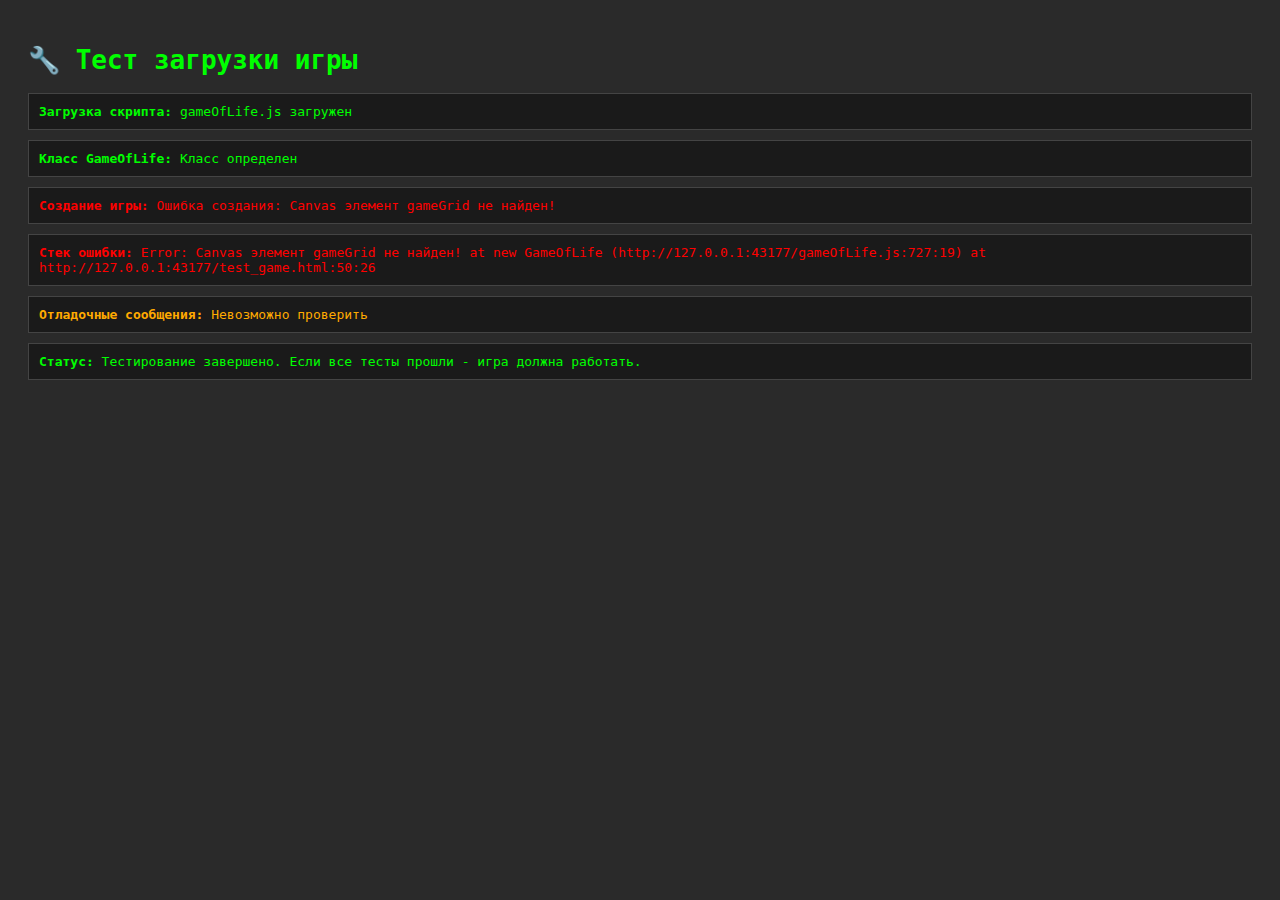
<file: test_game.html>
<!DOCTYPE html>
<html lang="ru">
<head>
    <meta charset="UTF-8">
    <meta name="viewport" content="width=device-width, initial-scale=1.0">
    <title>Тест загрузки игры</title>
    <style>
        body { font-family: monospace; background: #2a2a2a; color: #00ff00; padding: 20px; }
        .test { margin: 10px 0; padding: 10px; background: #1a1a1a; border: 1px solid #444; }
        .ok { color: #00ff00; }
        .error { color: #ff0000; }
        .warning { color: #ffaa00; }
    </style>
</head>
<body>
    <h1>🔧 Тест загрузки игры</h1>
    <div id="tests"></div>
    
    <script src="gameOfLife.js"></script>
    <script>
        const testsDiv = document.getElementById('tests');
        
        function addTest(name, status, message) {
            const div = document.createElement('div');
            div.className = `test ${status}`;
            div.innerHTML = `<strong>${name}:</strong> ${message}`;
            testsDiv.appendChild(div);
        }
        
        // Тест 1: Загрузка скрипта
        try {
            addTest('Загрузка скрипта', 'ok', 'gameOfLife.js загружен');
        } catch (e) {
            addTest('Загрузка скрипта', 'error', 'Ошибка загрузки: ' + e.message);
        }
        
        // Тест 2: Класс GameOfLife
        try {
            if (typeof GameOfLife !== 'undefined') {
                addTest('Класс GameOfLife', 'ok', 'Класс определен');
            } else {
                addTest('Класс GameOfLife', 'error', 'Класс не найден');
            }
        } catch (e) {
            addTest('Класс GameOfLife', 'error', 'Ошибка: ' + e.message);
        }
        
        // Тест 3: Создание экземпляра
        try {
            const game = new GameOfLife();
            addTest('Создание игры', 'ok', 'Игра создана успешно');
            
            // Тест 4: Основные методы
            const methods = ['nextStep', 'randomize', 'clear', 'calculateSurvivalChance'];
            methods.forEach(method => {
                if (typeof game[method] === 'function') {
                    addTest(`Метод ${method}`, 'ok', 'Метод существует');
                } else {
                    addTest(`Метод ${method}`, 'error', 'Метод не найден');
                }
            });
            
            // Тест 5: Режим эволюции
            game.evolutionMode = true;
            if (game.evolutionMode) {
                addTest('Режим эволюции', 'ok', 'Переключается корректно');
            } else {
                addTest('Режим эволюции', 'error', 'Не переключается');
            }
            
        } catch (e) {
            addTest('Создание игры', 'error', 'Ошибка создания: ' + e.message);
            addTest('Стек ошибки', 'error', e.stack);
        }
        
        // Тест 6: Консольные сообщения
        if (console.log.calls) {
            addTest('Отладочные сообщения', 'ok', 'Консольные сообщения работают');
        } else {
            addTest('Отладочные сообщения', 'warning', 'Невозможно проверить');
        }
        
        addTest('Статус', 'ok', 'Тестирование завершено. Если все тесты прошли - игра должна работать.');
    </script>
</body>
</html>
</file>
<file: styles.css>
* {
    margin: 0;
    padding: 0;
    box-sizing: border-box;
}

body {
    font-family: 'Arial', sans-serif;
    background: linear-gradient(135deg, #667eea 0%, #764ba2 100%);
    min-height: 100vh;
    color: #333;
}

.container {
    max-width: 1400px;
    margin: 0 auto;
    padding: 20px;
}

header {
    text-align: center;
    margin-bottom: 30px;
    color: white;
    text-shadow: 2px 2px 4px rgba(0,0,0,0.3);
}

header h1 {
    font-size: 2.5rem;
    margin-bottom: 10px;
    font-weight: bold;
}

header p {
    font-size: 1.1rem;
    opacity: 0.9;
}

.controls {
    background: rgba(255, 255, 255, 0.95);
    backdrop-filter: blur(10px);
    border-radius: 15px;
    padding: 20px;
    margin-bottom: 20px;
    box-shadow: 0 8px 32px rgba(0,0,0,0.1);
    display: flex;
    flex-wrap: wrap;
    gap: 20px;
    align-items: center;
    justify-content: center;
}

.control-group {
    display: flex;
    align-items: center;
    gap: 10px;
}

.btn {
    padding: 12px 20px;
    border: none;
    border-radius: 8px;
    cursor: pointer;
    font-size: 14px;
    font-weight: 600;
    transition: all 0.3s ease;
    text-decoration: none;
    display: inline-flex;
    align-items: center;
    gap: 5px;
}

.btn-primary {
    background: linear-gradient(45deg, #28a745, #20c997);
    color: white;
    box-shadow: 0 4px 15px rgba(40, 167, 69, 0.3);
}

.btn-primary:hover {
    transform: translateY(-2px);
    box-shadow: 0 6px 20px rgba(40, 167, 69, 0.4);
}

.btn-secondary {
    background: linear-gradient(45deg, #6c757d, #495057);
    color: white;
    box-shadow: 0 4px 15px rgba(108, 117, 125, 0.3);
}

.btn-secondary:hover {
    transform: translateY(-2px);
    box-shadow: 0 6px 20px rgba(108, 117, 125, 0.4);
}

.btn-pattern {
    background: linear-gradient(45deg, #007bff, #0056b3);
    color: white;
    box-shadow: 0 4px 15px rgba(0, 123, 255, 0.3);
    font-size: 12px;
    padding: 8px 15px;
}

.btn-pattern:hover {
    transform: translateY(-2px);
    box-shadow: 0 6px 20px rgba(0, 123, 255, 0.4);
}

.slider {
    width: 100px;
    height: 6px;
    border-radius: 3px;
    background: #ddd;
    outline: none;
    -webkit-appearance: none;
}

.slider::-webkit-slider-thumb {
    -webkit-appearance: none;
    appearance: none;
    width: 20px;
    height: 20px;
    border-radius: 50%;
    background: #007bff;
    cursor: pointer;
    box-shadow: 0 2px 6px rgba(0,0,0,0.2);
}

.slider::-moz-range-thumb {
    width: 20px;
    height: 20px;
    border-radius: 50%;
    background: #007bff;
    cursor: pointer;
    border: none;
    box-shadow: 0 2px 6px rgba(0,0,0,0.2);
}

.select {
    padding: 8px 12px;
    border: 2px solid #ddd;
    border-radius: 6px;
    background: white;
    cursor: pointer;
    font-size: 14px;
}

.select:focus {
    outline: none;
    border-color: #007bff;
}

.checkbox {
    margin-right: 8px;
    transform: scale(1.2);
}

.evolution-controls {
    opacity: 0.7;
    transition: opacity 0.3s ease;
}

.evolution-controls.active {
    opacity: 1;
}

.game-area {
    display: flex;
    flex-direction: column;
    align-items: center;
    gap: 20px;
}

.main-content {
    display: flex;
    gap: 20px;
    align-items: flex-start;
    flex-wrap: wrap;
    justify-content: center;
}

.stats {
    background: rgba(255, 255, 255, 0.95);
    backdrop-filter: blur(10px);
    border-radius: 15px;
    padding: 15px 25px;
    box-shadow: 0 8px 32px rgba(0,0,0,0.1);
    display: flex;
    gap: 30px;
    flex-wrap: wrap;
    justify-content: center;
}

.stat-item {
    display: flex;
    flex-direction: column;
    align-items: center;
    gap: 5px;
}

.stat-label {
    font-size: 12px;
    font-weight: 600;
    color: #666;
    text-transform: uppercase;
    letter-spacing: 1px;
}

.stat-item span:last-child {
    font-size: 24px;
    font-weight: bold;
    color: #007bff;
}

.grid-container {
    background: rgba(255, 255, 255, 0.95);
    backdrop-filter: blur(10px);
    border-radius: 15px;
    padding: 20px;
    box-shadow: 0 8px 32px rgba(0,0,0,0.1);
    display: flex;
    justify-content: center;
    align-items: center;
}

#gameGrid {
    border: 2px solid #ddd;
    border-radius: 8px;
    cursor: crosshair;
    background: white;
    box-shadow: inset 0 0 10px rgba(0,0,0,0.1);
}

.genetics-info {
    background: rgba(255, 255, 255, 0.95);
    backdrop-filter: blur(10px);
    border-radius: 15px;
    padding: 15px;
    box-shadow: 0 8px 32px rgba(0,0,0,0.1);
    min-width: 250px;
    max-width: 300px;
}

.genetics-info h4 {
    margin-bottom: 10px;
    color: #333;
    font-size: 1.1rem;
}

.cell-info {
    font-size: 14px;
}

.dna-trait {
    display: flex;
    justify-content: space-between;
    margin-bottom: 8px;
    padding: 5px;
    background: rgba(0,0,0,0.05);
    border-radius: 5px;
}

.trait-name {
    font-weight: bold;
}

.trait-value {
    color: #007bff;
}

.graphs-container {
    display: grid;
    grid-template-columns: repeat(auto-fit, minmax(300px, 1fr));
    gap: 15px;
    max-width: 800px;
}

.graph-panel {
    background: rgba(255, 255, 255, 0.95);
    backdrop-filter: blur(10px);
    border-radius: 15px;
    padding: 15px;
    box-shadow: 0 8px 32px rgba(0,0,0,0.1);
}

.graph-panel h4 {
    margin-bottom: 10px;
    color: #333;
    font-size: 1rem;
    text-align: center;
}

.graph-panel canvas {
    width: 100%;
    height: 120px;
    border-radius: 8px;
}

.patterns {
    background: rgba(255, 255, 255, 0.95);
    backdrop-filter: blur(10px);
    border-radius: 15px;
    padding: 20px;
    box-shadow: 0 8px 32px rgba(0,0,0,0.1);
    text-align: center;
    margin-top: 20px;
}

.patterns h3 {
    margin-bottom: 15px;
    color: #333;
    font-size: 1.2rem;
}

.pattern-buttons {
    display: flex;
    flex-wrap: wrap;
    gap: 10px;
    justify-content: center;
}

.info {
    background: rgba(255, 255, 255, 0.95);
    backdrop-filter: blur(10px);
    border-radius: 15px;
    padding: 20px;
    box-shadow: 0 8px 32px rgba(0,0,0,0.1);
    margin-top: 20px;
}

details {
    cursor: pointer;
}

summary {
    font-weight: 600;
    font-size: 1.1rem;
    color: #333;
    margin-bottom: 10px;
}

.info ul {
    list-style-position: inside;
    line-height: 1.6;
    color: #666;
}

.info li {
    margin-bottom: 8px;
}

.evolution-info {
    margin-top: 15px;
}

.evolution-description {
    margin-top: 10px;
}

.evolution-description p {
    margin: 10px 0 5px 0;
    font-weight: 600;
}

.evolution-description ul {
    margin-left: 15px;
    margin-bottom: 15px;
}

/* Адаптивный дизайн */
@media (max-width: 768px) {
    .container {
        padding: 10px;
    }
    
    header h1 {
        font-size: 2rem;
    }
    
    .controls {
        flex-direction: column;
        gap: 15px;
    }
    
    .control-group {
        flex-wrap: wrap;
        justify-content: center;
    }
    
    .stats {
        gap: 20px;
    }
    
    .pattern-buttons {
        gap: 8px;
    }
    
    .btn-pattern {
        font-size: 11px;
        padding: 6px 12px;
    }
}

/* Анимации */
@keyframes pulse {
    0% { transform: scale(1); }
    50% { transform: scale(1.05); }
    100% { transform: scale(1); }
}

.btn:active {
    animation: pulse 0.2s ease;
}

/* Стили для активного состояния кнопки старт/пауза */
.btn-primary.playing {
    background: linear-gradient(45deg, #dc3545, #c82333);
    box-shadow: 0 4px 15px rgba(220, 53, 69, 0.3);
}

.btn-primary.playing:hover {
    box-shadow: 0 6px 20px rgba(220, 53, 69, 0.4);
}

.btn-save {
    background: linear-gradient(45deg, #28a745, #20c997);
    color: white;
    box-shadow: 0 4px 15px rgba(40, 167, 69, 0.3);
}

.btn-load {
    background: linear-gradient(45deg, #17a2b8, #138496);
    color: white;
    box-shadow: 0 4px 15px rgba(23, 162, 184, 0.3);
}

.btn-export {
    background: linear-gradient(45deg, #ffc107, #e0a800);
    color: #212529;
    box-shadow: 0 4px 15px rgba(255, 193, 7, 0.3);
}

.btn-breed {
    background: linear-gradient(45deg, #e83e8c, #d91a72);
    color: white;
    box-shadow: 0 4px 15px rgba(232, 62, 140, 0.3);
    font-size: 12px;
    padding: 6px 12px;
    margin: 3px;
}

.btn-kill {
    background: linear-gradient(45deg, #dc3545, #c82333);
    color: white;
    box-shadow: 0 4px 15px rgba(220, 53, 69, 0.3);
    font-size: 12px;
    padding: 6px 12px;
    margin: 3px;
}

.breeding-controls {
    margin-top: 15px;
    padding-top: 10px;
    border-top: 1px solid #eee;
}

.save-load-panel {
    background: rgba(255, 255, 255, 0.95);
    backdrop-filter: blur(10px);
    border-radius: 15px;
    padding: 20px;
    margin-top: 20px;
    box-shadow: 0 8px 32px rgba(0,0,0,0.1);
}

.saved-experiments {
    display: grid;
    grid-template-columns: repeat(auto-fill, minmax(200px, 1fr));
    gap: 10px;
    margin-top: 15px;
}

.experiment-item {
    background: white;
    border: 1px solid #ddd;
    border-radius: 8px;
    padding: 10px;
    cursor: pointer;
    transition: all 0.3s ease;
}

.experiment-item:hover {
    background: #f8f9fa;
    transform: translateY(-2px);
    box-shadow: 0 4px 12px rgba(0,0,0,0.15);
}

.experiment-name {
    font-weight: bold;
    margin-bottom: 5px;
}

.experiment-details {
    font-size: 12px;
    color: #666;
}

.predator-cell {
    border: 2px solid #ff4444 !important;
}

.environment-overlay {
    position: absolute;
    top: 0;
    left: 0;
    pointer-events: none;
    mix-blend-mode: overlay;
    opacity: 0.3;
}

.particles-container {
    position: absolute;
    top: 0;
    left: 0;
    pointer-events: none;
    overflow: hidden;
}

.particle {
    position: absolute;
    width: 4px;
    height: 4px;
    border-radius: 50%;
    background: #ffd700;
    animation: particle-float 1s ease-out forwards;
}

@keyframes particle-float {
    0% {
        opacity: 1;
        transform: scale(1) translateY(0);
    }
    100% {
        opacity: 0;
        transform: scale(0.5) translateY(-20px);
    }
}

.notification {
    position: fixed;
    top: 20px;
    right: 20px;
    background: rgba(0, 123, 255, 0.95);
    color: white;
    padding: 12px 20px;
    border-radius: 8px;
    box-shadow: 0 4px 12px rgba(0,0,0,0.3);
    z-index: 1000;
    animation: slide-in 0.3s ease-out;
}

@keyframes slide-in {
    from {
        transform: translateX(100%);
        opacity: 0;
    }
    to {
        transform: translateX(0);
        opacity: 1;
    }
}

@keyframes slideIn {
    from {
        transform: translateX(100%);
        opacity: 0;
    }
    to {
        transform: translateX(0);
        opacity: 1;
    }
}

.theme-toggle {
    position: fixed;
    top: 20px;
    right: 20px;
    background: rgba(255, 255, 255, 0.9);
    border: none;
    border-radius: 50%;
    width: 50px;
    height: 50px;
    cursor: pointer;
    font-size: 20px;
    box-shadow: 0 4px 12px rgba(0,0,0,0.15);
    transition: all 0.3s ease;
}

.theme-toggle:hover {
    transform: scale(1.1);
}

/* Темная тема */
body.dark-theme {
    background: linear-gradient(135deg, #1a1a2e 0%, #16213e 100%);
    color: #e0e0e0;
}

.dark-theme .controls,
.dark-theme .stats,
.dark-theme .grid-container,
.dark-theme .genetics-info,
.dark-theme .graph-panel,
.dark-theme .patterns,
.dark-theme .info,
.dark-theme .save-load-panel {
    background: rgba(30, 30, 30, 0.95);
    color: #e0e0e0;
}

.dark-theme #gameGrid {
    background: #2d2d2d;
    border-color: #444;
}

.dark-theme .experiment-item {
    background: #383838;
    border-color: #555;
    color: #e0e0e0;
}

.dark-theme .experiment-item:hover {
    background: #444;
}

/* Стили для информационных вкладок */
.info-content, 
.evolution-description, 
.hotkeys-content, 
.predator-description, 
.environment-description, 
.breeding-description, 
.data-description, 
 
.tips-description,
.achievements-description,
.advanced-description,
.scientific-description {
    margin-top: 10px;
    line-height: 1.6;
}

.hotkeys-grid {
    display: grid;
    grid-template-columns: 1fr 1fr;
    gap: 20px;
    margin-top: 15px;
}

.hotkey-group {
    background: rgba(0,0,0,0.03);
    padding: 15px;
    border-radius: 8px;
}

.hotkey-group h4 {
    margin-bottom: 10px;
    color: #333;
    font-size: 1rem;
}

.hotkey-item {
    display: flex;
    justify-content: space-between;
    align-items: center;
    margin-bottom: 8px;
    padding: 5px 0;
}

kbd {
    background: #f8f9fa;
    border: 1px solid #dee2e6;
    border-radius: 3px;
    box-shadow: 0 1px 0 rgba(0,0,0,0.2), inset 0 0 0 2px #fff;
    color: #495057;
    display: inline-block;
    font-family: monospace;
    font-size: 0.85em;
    font-weight: 700;
    line-height: 1;
    padding: 2px 4px;
    white-space: nowrap;
    min-width: 60px;
    text-align: center;
}

.controls-help {
    margin: 15px 0;
    text-align: left;
}

.control-help {
    display: flex;
    align-items: center;
    gap: 10px;
    margin-bottom: 8px;
    padding: 5px 0;
}

.control-help button {
    pointer-events: none;
    opacity: 0.7;
}

.tips-description strong {
    color: #007bff;
}

.predator-description ul ul,
.environment-description ul ul,
.breeding-description ol {
    margin-left: 20px;
    margin-top: 8px;
}

.breeding-description ol li {
    margin-bottom: 5px;
}

/* Стили для новых информационных блоков */
.achievements-description ul li,
.advanced-description ul li,
.scientific-description ul li {
    margin-bottom: 6px;
    padding-left: 5px;
}

.achievements-description strong,
.advanced-description strong,
.scientific-description strong {
    color: #007bff;
}

.scientific-description code {
    background: rgba(0,0,0,0.05);
    padding: 2px 4px;
    border-radius: 3px;
    font-family: monospace;
    font-size: 0.9em;
}

.achievement-notification {
    position: fixed;
    top: 80px;
    right: 20px;
    background: linear-gradient(45deg, #ffc107, #e0a800);
    color: #212529;
    padding: 15px 20px;
    border-radius: 8px;
    box-shadow: 0 4px 12px rgba(255, 193, 7, 0.4);
    z-index: 1000;
    animation: slideInBounce 0.5s ease-out;
    max-width: 350px;
    word-wrap: break-word;
    border-left: 4px solid #ff9800;
}

@keyframes slideInBounce {
    0% {
        transform: translateX(100%) scale(0.8);
        opacity: 0;
    }
    60% {
        transform: translateX(-10px) scale(1.05);
        opacity: 1;
    }
    100% {
        transform: translateX(0) scale(1);
        opacity: 1;
    }
}

@keyframes slideOut {
    0% {
        transform: translateX(0);
        opacity: 1;
    }
    100% {
        transform: translateX(100%);
        opacity: 0;
    }
}


/* Темная тема для информационных блоков */
.dark-theme .hotkey-group {
    background: rgba(255,255,255,0.05);
}

.dark-theme .hotkey-group h4 {
    color: #e0e0e0;
}

.dark-theme kbd {
    background: #495057;
    border-color: #6c757d;
    color: #e0e0e0;
    box-shadow: 0 1px 0 rgba(0,0,0,0.4), inset 0 0 0 2px #6c757d;
}

.dark-theme .tips-description strong {
    color: #4dabf7;
}

/* Адаптивный дизайн для информационных блоков */
@media (max-width: 768px) {
    .hotkeys-grid {
        grid-template-columns: 1fr;
        gap: 15px;
    }
    
    .hotkey-item {
        flex-direction: column;
        align-items: flex-start;
        gap: 5px;
    }
    
    kbd {
        min-width: auto;
    }
    
    .control-help {
        flex-wrap: wrap;
    }
}
</file>
